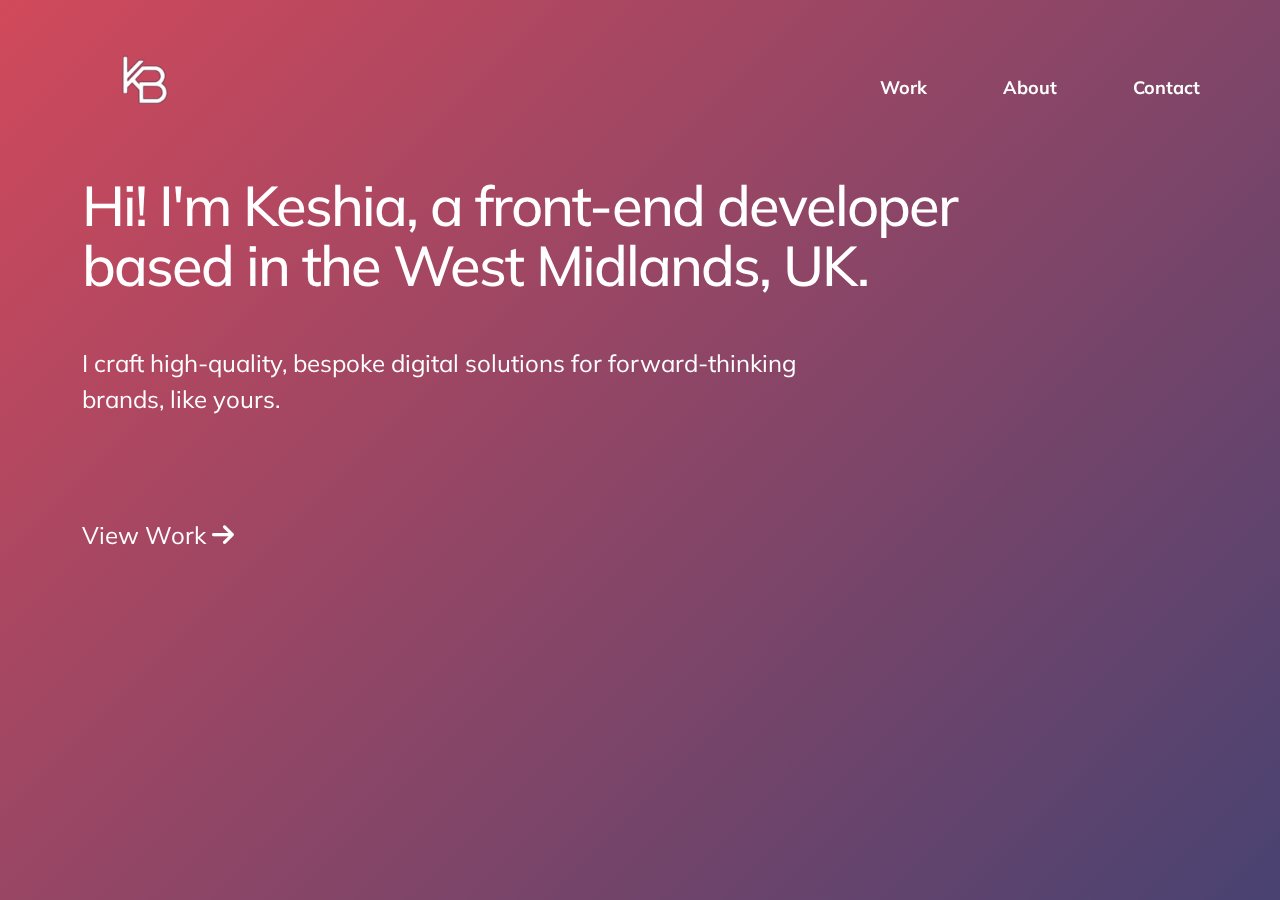
<file: index.html>
<!DOCTYPE html>
<html lang="en">
    <head>
        <meta charset="utf-8">
        <meta http-equiv="X-UA-Compatible" content="IE=edge">
        <meta name="viewport" content="width-device-width, initial-scale=1">
        <link rel="stylesheet" href="css/style.css">
        <link rel="stylesheet" href="css/bootstrap.min.css">
        <link rel="stylesheet" href="https://cdnjs.cloudflare.com/ajax/libs/font-awesome/6.0.0/css/all.min.css" integrity="sha512-9usAa10IRO0HhonpyAIVpjrylPvoDwiPUiKdWk5t3PyolY1cOd4DSE0Ga+ri4AuTroPR5aQvXU9xC6qOPnzFeg==" crossorigin="anonymous" referrerpolicy="no-referrer" />
        <link rel="stylesheet" type="text/css" href="//fonts.googleapis.com/css?family=Muli" />
        <link rel="stylesheet" href="css/responsive.css">
        <link href="https://unpkg.com/aos@2.3.1/dist/aos.css" rel="stylesheet">
        <script src="https://unpkg.com/aos@2.3.1/dist/aos.js"></script>
        <!--The title-->
        <title>Keshia Brown</title>
        <link rel="shortcut icon" href="img/icon.png">
    </head>
    <body>

        <!--Header-->
        <section id="header">
          <!--Navbar-->
            <nav class="navbar navbar-expand-lg fixed-top">
                <div class="container-fluid" data-aos="fade-down">
                  <a class="navbar-brand" href="#"><img src="img/logo-png.png"></a>
                  <button class="navbar-toggler" type="button" data-bs-toggle="collapse" data-bs-target="#navbarNavAltMarkup" aria-controls="navbarNavAltMarkup" aria-expanded="false" aria-label="Toggle navigation">
                      <span class="sp-element">  </span>
                      <span class="sp-element">  </span>
                      <span class="sp-element">  </span>
                  </button>
                  <div class="collapse navbar-collapse" id="navbarNavAltMarkup">
                    <div class="navbar-nav ms-auto" >
                      <a class="nav-link active" aria-current="page" href="index2.html">Work</a>
                      <a class="nav-link" href="#">About</a>
                      <a class="nav-link" href="#">Contact</a>
                    </div>
                  </div>
                </div>
            </nav>
        </section>
      <main>
      <!--Container part-->
      <div class="colorful-home">
        <div class="container" >
          <div class="col-md-10 col-xl-10" data-aos="fade-up">
          <h1 class="text1">
            Hi! I'm Keshia, a front-end developer based in the West Midlands, UK.
          </h1>
          </div>
        <div class="col-md-8 col-xl6" data-aos="fade-up">
          <p class="text2">
            I craft high-quality, bespoke digital solutions for 
            forward-thinking brands, like yours.
          </p>
        </div>
        <div class="clsaandi" data-aos="fade-up">
        <a href="index2.html" class="col-auto">View Work </a> <i class="fa-solid fa-arrow-right"></i>
         </div>
        </div>
        </div>
      </main>
      <script>
        AOS.init();
      </script>
      <script src="js/bootstrap.bundle.min.js"></script>
      <script src="https://unpkg.com/aos@2.3.1/dist/aos.js"></script>

 </body>
</html>
</file>
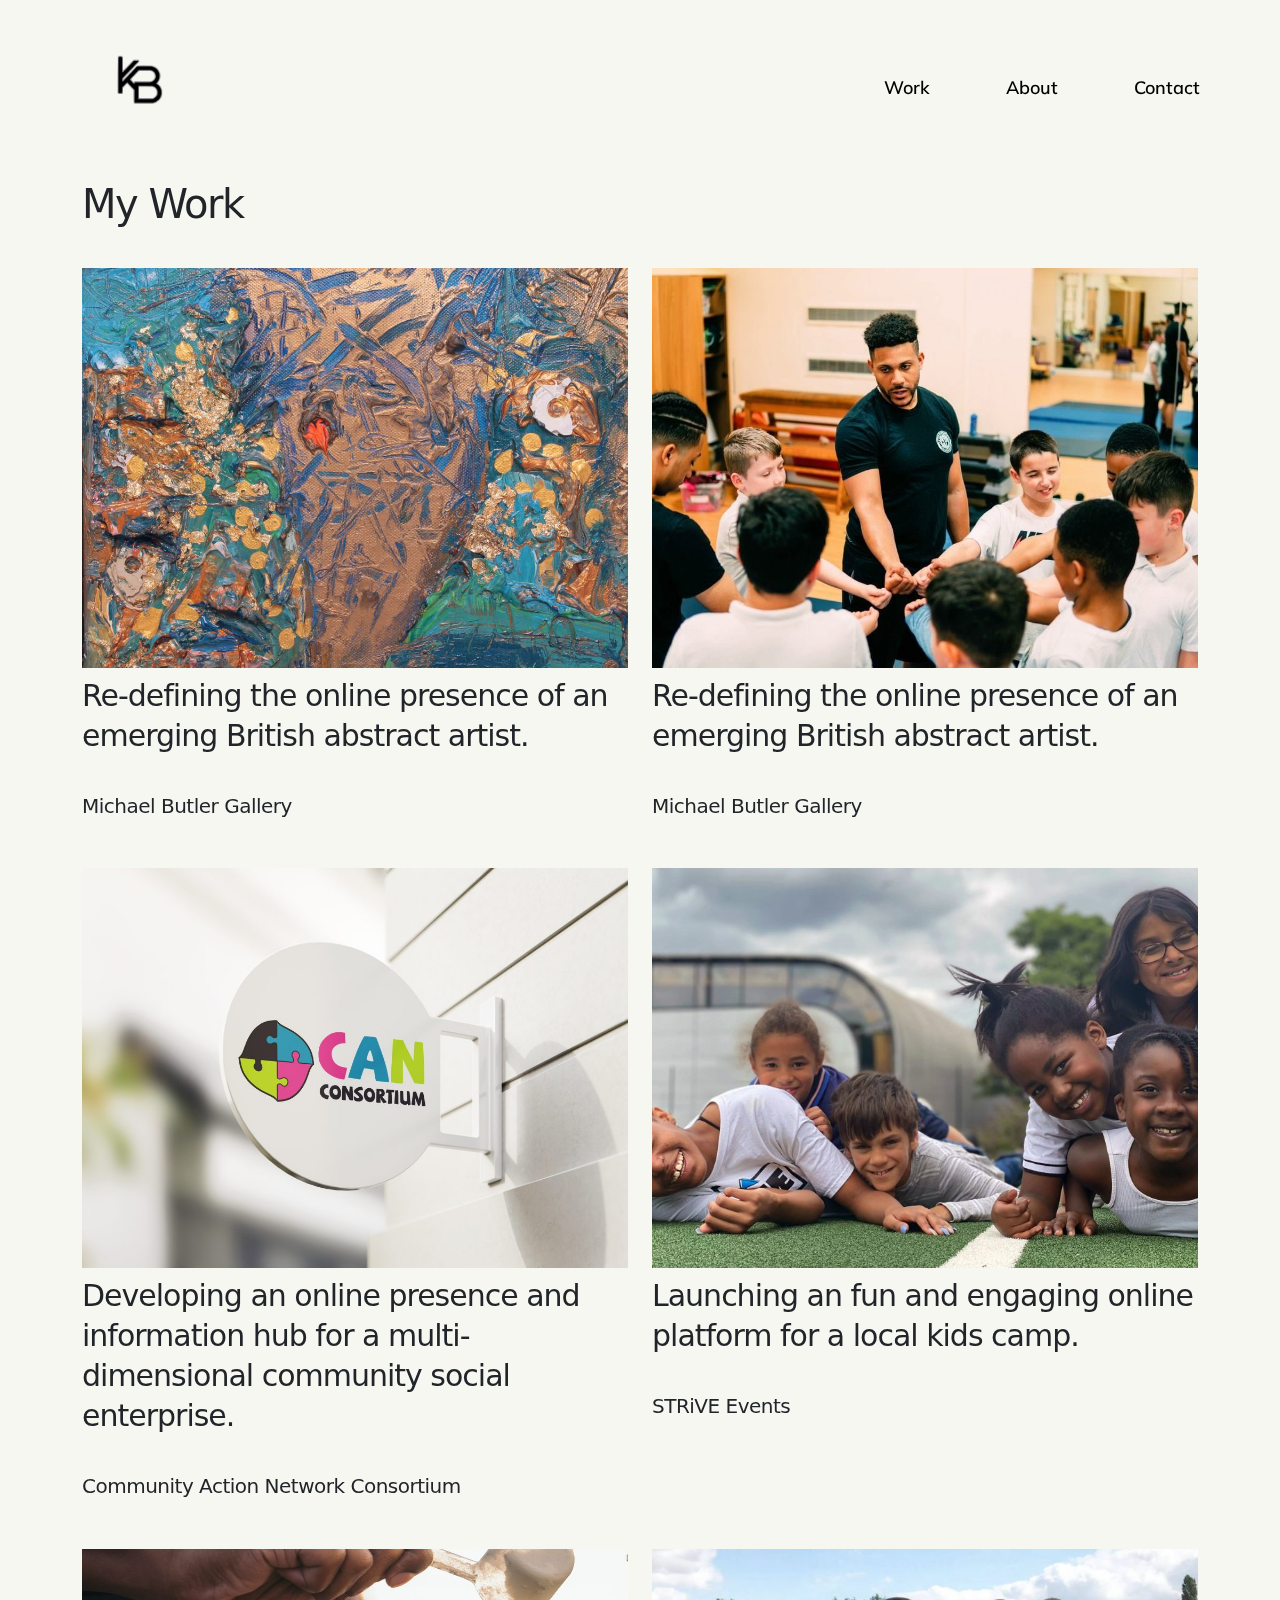
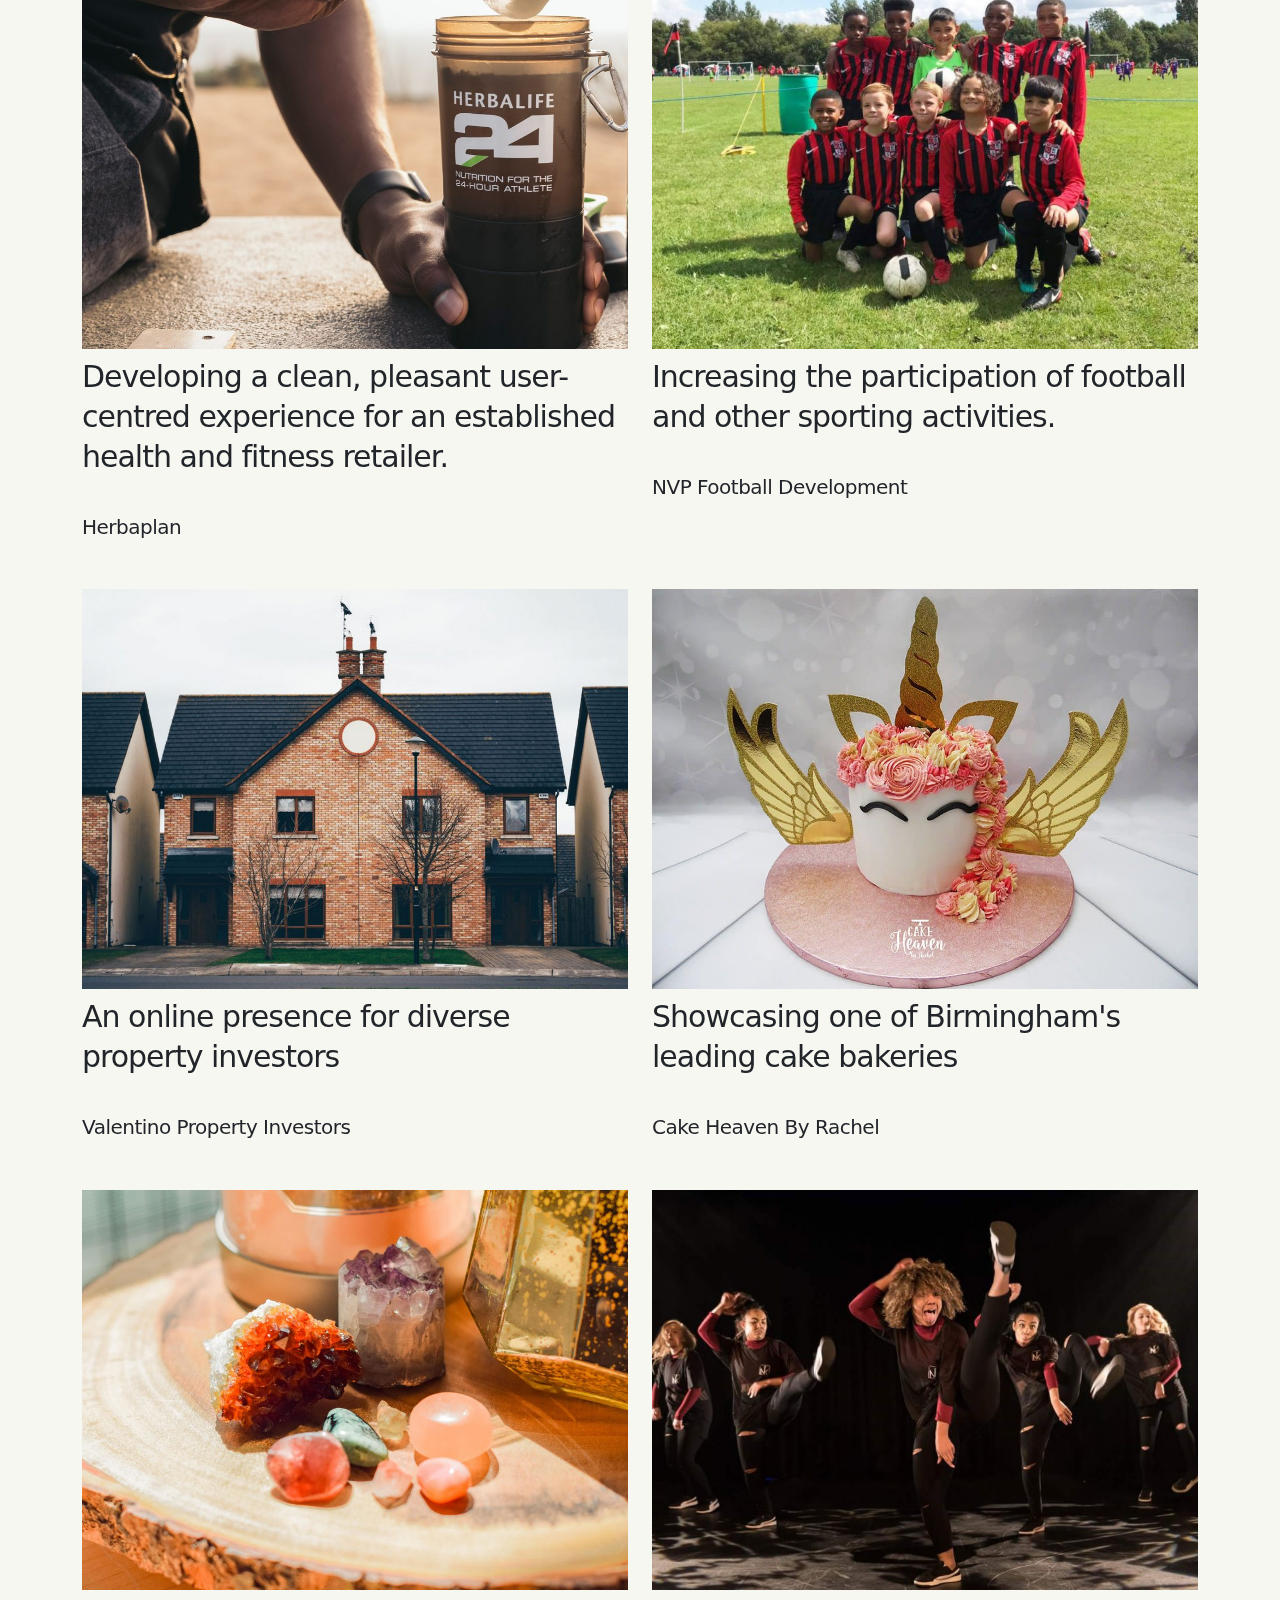
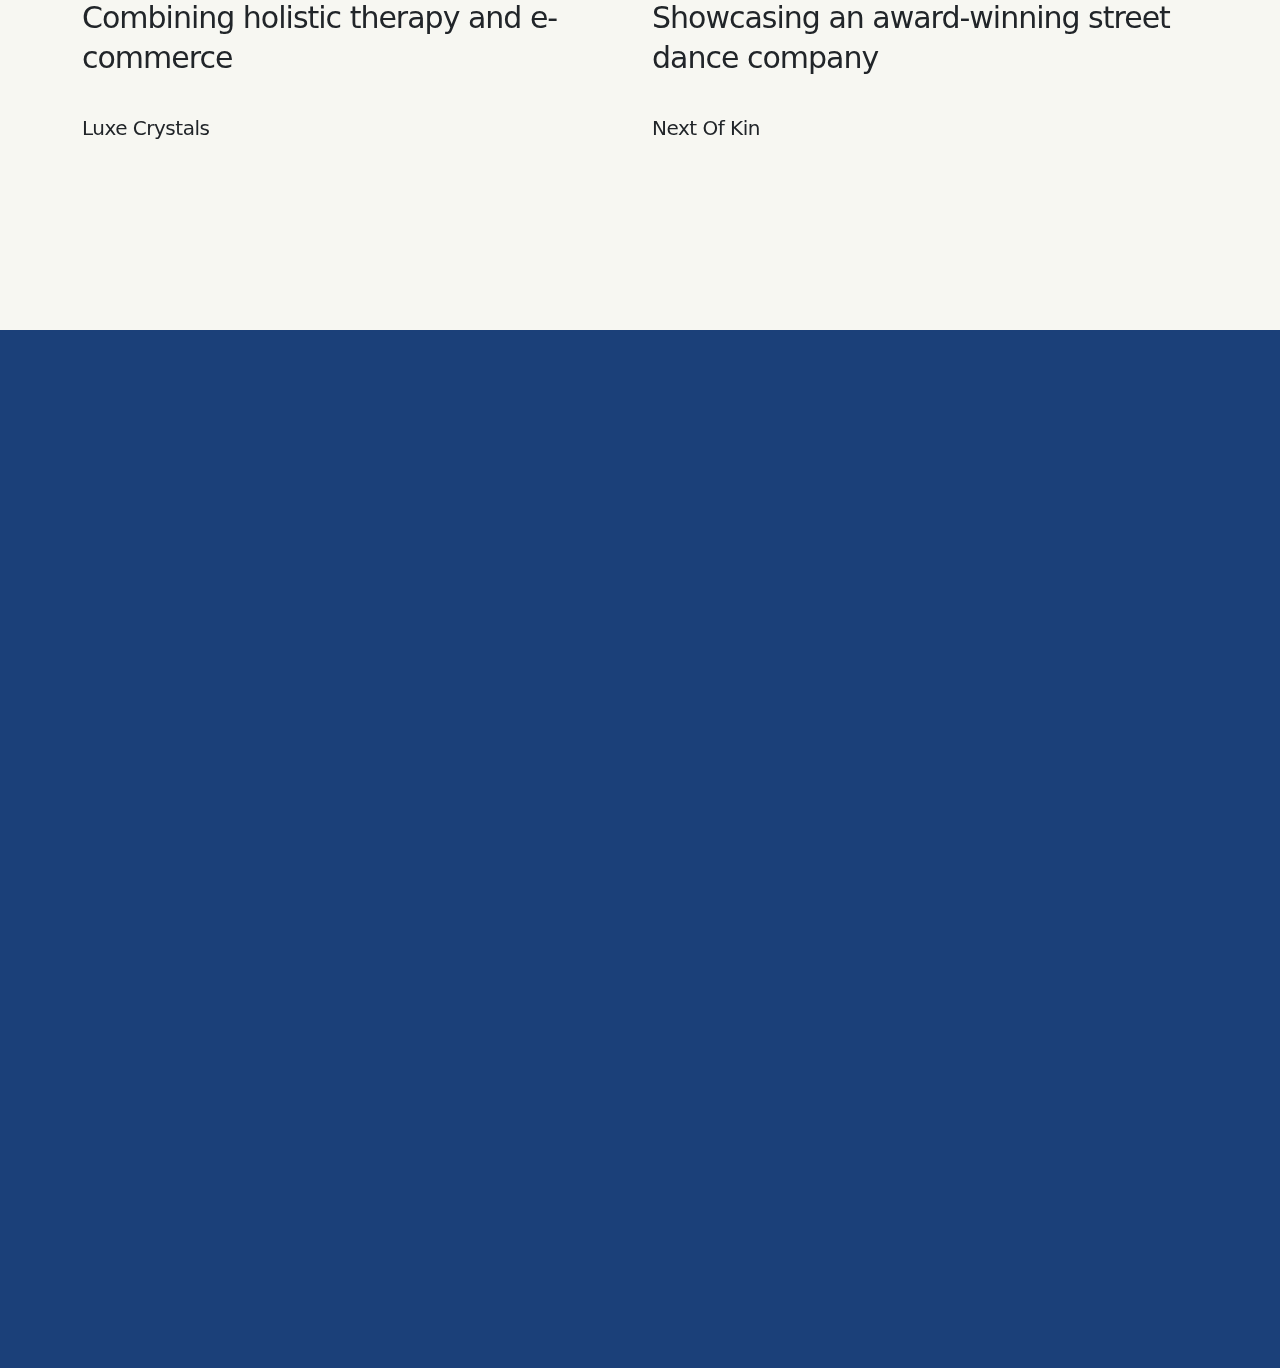
<file: index2.html>
<!DOCTYPE html>
<html lang="en">
    <head>
        <meta charset="utf-8">
        <meta http-equiv="X-UA-Compatible" content="IE=edge">
        <meta name="viewport" content="width-device-width, initial-scale=1">
        <link rel="stylesheet" href="css/bootstrap.min.css">
        <link rel="stylesheet" href="https://cdnjs.cloudflare.com/ajax/libs/font-awesome/6.0.0/css/all.min.css" integrity="sha512-9usAa10IRO0HhonpyAIVpjrylPvoDwiPUiKdWk5t3PyolY1cOd4DSE0Ga+ri4AuTroPR5aQvXU9xC6qOPnzFeg==" crossorigin="anonymous" referrerpolicy="no-referrer" />
        <link rel="stylesheet" type="text/css" href="//fonts.googleapis.com/css?family=Muli" />
        <link rel="stylesheet" href="css/style2.css">
        <link rel="stylesheet" href="css/responsive.css">
        <link href="https://unpkg.com/aos@2.3.1/dist/aos.css" rel="stylesheet">
        <script src="https://unpkg.com/aos@2.3.1/dist/aos.js"></script>
        <!--The title-->
        <title>Keshia Brown</title>
        <link rel="shortcut icon" href="img/icon.png">
    </head>
    <body>
        <!--Header-->
        <section id="header">
            <!--Navbar part-->
            <nav class="navbar navbar-expand-lg fixed-top">
                <div class="container-fluid" data-aos="fade-down">
                  <a class="navbar-brand" href="index.html"><img src="img/logo-pngblack.png"></a>
                  <button class="navbar-toggler" type="button" data-bs-toggle="collapse" data-bs-target="#navbarNavAltMarkup" aria-controls="navbarNavAltMarkup" aria-expanded="false" aria-label="Toggle navigation">
                    <span class="navbar-toggler-icon">
                        <span class="sp-element"> &#9776 </span>
                    </span>
                  </button>
                  <div class="collapse navbar-collapse" id="navbarNavAltMarkup">
                    <div class="navbar-nav ms-auto">
                      <a class="nav-link active" aria-current="page" href="#">Work</a>
                      <a class="nav-link" href="#">About</a>
                      <a class="nav-link" href="#">Contact</a>
                    </div>
                  </div>
                </div>
              </nav>
        </section>
        <main>
            <!--Container part-->
            <div class="background">
            <div class="container" data-aos="fade-up">
                <div class="col-md-10" >
                    <h1 class="mywork"> My Work </h1>
                </div>
                
                <!--Images part -->
                <div class="row">
                    <div class="col-md-6">
                        <div class="zoom">
                        <img src="img/pain1.jpg" alt="zoom">
                        </div>
                        <h2 class="txt1">
                            Re-defining the online presence of an 
                            emerging British abstract artist.
                        </h2>
                        <h3 class="txt2">
                            Michael Butler Gallery
                        </h3>
                    </div>
                    <div class="col-md-6">
                       <div class="zoom">
                        <img src="img/paint2.jpg" alt="zoom">
                       </div>
                        <h2 class="txt1">
                            Re-defining the online presence of an 
                            emerging British abstract artist.
                        </h2>
                        <h3 class="txt2">
                            Michael Butler Gallery
                        </h3>
                    </div>
                </div>
                
                <div class="row">
                    <div class="col-md-6" >
                        <div class="zoom">
                            <img src="img/paint3.jpg" alt="zoom">
                        </div>
                        <h2 class="txt1">
                            Developing an online presence and information hub 
                            for a multi-dimensional community social enterprise.
                        </h2>
                        <h3 class="txt2">
                            Community Action Network Consortium
                        </h3>
                    </div>
                    <div class="col-md-6">
                        <div class="zoom">
                            <img src="img/paint4.jpg" alt="zoom">
                        </div>
                        <h2 class="txt1">
                            Launching an fun and engaging 
                            online platform for a local kids camp.
                        </h2>
                        <h3 class="txt2">
                           STRiVE Events
                        </h3>
                    </div>
                </div>

                <div class="row">
                    <div class="col-md-6">
                        <div class="zoom">
                            <img src="img/paint5.jpg" alt="zoom">
                        </div>
                        <h2 class="txt1">
                            Developing a clean, pleasant user-centred experience 
                            for an established health and fitness retailer.
                        </h2>
                        <h3 class="txt2">
                            Herbaplan
                        </h3>
                    </div>
                    <div class="col-md-6">
                        <div class="zoom">
                            <img src="img/paint6.jpg" alt="zoom">
                        </div>
                        <h2 class="txt1">
                            Increasing the participation of 
                            football and other sporting activities.
                        </h2>
                        <h3 class="txt2">
                            NVP Football Development
                        </h3>
                    </div>
                </div>

                <div class="row">
                    <div class="col-md-6">
                        <div class="zoom">
                            <img src="img/paint7.jpg" alt="zoom">
                        </div>
                        <h2 class="txt1">
                            An online presence for diverse 
                            property investors
                        </h2>
                        <h3 class="txt2">
                            Valentino Property Investors
                        </h3>
                    </div>
                    <div class="col-md-6">
                        <div class="zoom">
                            <img src="img/paint8.jpg" alt="zoom">
                        </div>
                        <h2 class="txt1">
                            Showcasing one of Birmingham's 
                            leading cake bakeries
                        </h2>
                        <h3 class="txt2">
                            Cake Heaven By Rachel
                        </h3>
                    </div>
                </div>

                <div class="row">
                    <div class="col-md-6">
                        <div class="zoom">
                            <img src="img/paint9.jpg" alt="zoom">
                        </div>
                        <h2 class="txt1">
                            Combining holistic therapy and 
                            e-commerce
                        </h2>
                        <h3 class="txt2">
                            Luxe Crystals
                        </h3>
                    </div>
                    <div class="col-md-6">
                        <div class="zoom">
                            <img src="img/paint10.jpg" alt="zoom">
                        </div>
                        <h2 class="txt1">
                            Showcasing an award-winning 
                            street dance company
                        </h2>
                        <h3 class="txt2">
                            Next Of Kin
                        </h3>
                    </div>
                </div>
                
            </div>
            </div>
        </main>
        <!--Footer part-->
        <footer class="footer"  > 
            <div class="container-footer" >
                <div class="row info-msg" data-aos="fade-up">
                    <div class="col-md-10" >
                        <p>
                            Let's build something great together.
                        </p>
                    </div>
                    <div class="col-md-8 col-xl-7" >
                        <p>
                            If you'd like to start a new project, 
                            need help with an existing project or have any other enquiry, 
                            please get in touch.
                        </p>
                    </div>
                </div>

                <div class="row contact-details" data-aos="fade-up">
                    <div class="contact-col col-md-4" >
                        <img src="img/emailpng.png">
                        <div class="contact-col-column">
                            <p class="name"> EMAIL </p>
                            <p1 class="secname"> <a href="#">hello@keshiabrown.co.uk</a> </p1>
                        </div>
                    </div>
                    <div class="contact-col col-md-4">
                        <img src="img/phonepng.png">
                        <div class="contact-col-column" >
                            <p class="name"> TELEPHONE </p>
                            <p1 class="secname"> +44 73794 70328 </p1>
                        </div>
                    </div>
                    <div class="contact-col col-md-4">
                        <img src="img/locationpng.png">
                        <div class="contact-col-column">
                            <p class="name"> LOCATION </p>
                            <p1 class="secname"> West Midlands. </p1>
                        </div>
                    </div>
                </div>

                <div class="row further-info" data-aos="fade-up">
                    <div class="col-md-4">
                        <p3> Explore </p3>
                        <ul class="list-col">
                            <li>
                                <a href="#work" class="router-link-exact-active router-link-active">Work</a>
                            </li>
                            <li>
                                <a href="#about" >About</a>
                            </li>
                        </ul>
                    </div>
                    <div class="col-md-4">
                        <p3>Useful Links</p3>
                        <ul class="list-col">
                            <li>
                                <a href="#privacy-policy" >Privacy Policy</a>
                            </li>
                            <li>
                                <a href="#cookies" >Cookies</a>
                            </li>
                            <li>
                                <a href="http://keshiabrown.co.uk/sitemap_index.xml" target="_blank" >Sitemap</a>
                            </li>
                        </ul>
                    </div>
                    <div class="col-md-4">
                        <p3>Social</p3>
                        <ul class="list-col">
                            <li>
                                <a href="https://www.linkedin.com/in/keshiabrown/" target="_blank" >LinkedIn</a>
                            </li>
                            <li>
                                <a href="https://github.com/keshiabrown16" target="_blank" >GitHub</a>
                            </li>
                        </ul>
                    </div>
                </div>

                <div class="row credit" data-aos="fade-up">
                    <div class="col-md-12">
                        <p5>© Keshia Brown 2022 | All Rights Reserved</p5>
                    </div>
                </div>
            </div>
           
        </footer>
    </body>
    <script>
  AOS.init();
</script>
    <script src="https://unpkg.com/aos@2.3.1/dist/aos.js"></script>
    <script src="js/bootstrap.bundle.min.js"></script>

</html>
</file>
<file: css/style.css>
@import url('https://fonts.googleapis.com/css2?family=Mulish:wght@200&display=swap');


/* Navbar css */
.navbar-nav a{
    color: white;
    font-size: 18px;
    text-transform: capitalize;
    font-weight: bold;
    font-family: Muli, sans-serif;
    margin-top: 50px;
    margin-right: 60px;
}

.navbar-toggler span{
    background-color: white !important;
    height: 20px;
    pointer-events: none;
    height: 3px;
    width: 45px;
    display: block;
    margin-bottom: 6px;
}
.navbar-nav a:hover{
    color: white !important;
}

.navbar-brand img{
    margin-top: 35px;
    margin-left: 100px;
    width: 65px;
}


/* Container css */
.container{
    padding-left: 20%;
    line-height: 36px;
    margin-top: 35px;
}

.text1{
    color: white;
    font-size: 3.5rem;
    font-family: Muli, sans-serif;
    margin-bottom: 30px;
    font-weight: 500;
    line-height: 60px;
    letter-spacing: -2px;

}

h1 .navbar-brand{
    margin-top: auto;
}

p{
    color: white !important;
    font-size: 24px;
    font-family: Muli, sans-serif;
    padding-top: 20px;
    font-weight: 400;
}

.clsaandi{
    margin-top: 100px;
}

.col-auto{
    color: white !important;
    font-family: Muli, sans-serif;
    text-decoration: none !important;
    margin-top: 100px;
    font-weight: 400;
    font-size: 24px;
}

.col-auto .fa-solid {
    margin-left: 10px;
    
}

.fa-solid {
    color: white;
    font-size: 25px;
    
}

/* Background css */
.colorful-home{
    background-color: deeppink !important;
    background-position: center top;
    background-repeat: no-repeat;
    background-size: 100% auto;
    padding: 140px 0px;
    height: 100vh;
    width: 100%;
    position: relative;
    z-index: 9;
    background: linear-gradient(-45deg,#437f97,#d1495b,#1b4079,#d1495b);
    ;
    background-size: 400% 400%;
    animation: change 10s ease infinite;
}


/* Keyframes color change */
@keyframes change{
    0%{
        background-position: 0 50%;
    }
    50%{
        background-position: 100% 50%;
    }
    100%{
        background-position: 0 50%;
    }
}
</file>
<file: css/responsive.css>
/* Extra small devices */
@media (max-width: 575.98px){
    
    /* Navbar part */
    .navbar-brand img{
        margin-left: 0px;
    }
    
    .navbar-toggler{
        margin-top: 0px;
    }

    .navbar-brand img{
        padding-top: 0px;
        margin-top: 10px;
    }

    .navbar{
        padding-top: 0px;
    }


    /* Container part */
    .container{
        margin-top: 0%;
        padding-left: 7%;
        padding-right: 7%;
        height: 100%;
    }

    .text1{
        font-size: 32px;
        line-height: 40px;
        letter-spacing: -1.25px;
        font-weight: 600;
    }

    .text2{
        font-size: 20px;
        line-height: 30px;
        letter-spacing: -.25px;
        padding-top: 0%;
    }

    .clsaandi{
        margin-top: 30px;
    }

    .clsaandi[data-aos^=fade] {
        transform: none;
    }
    .clsaandi a{
        font-size: 20px
    }


    /* Navbar part html2 */
    .navbar-toggler-icon{
        margin-top: 0px;
    }
    .sp-element{
        height: 20px;
        font-size: 40px;
        margin-bottom: 20px;
    }

    .mywork{
        margin-top: 0%;
        font-size: 30px;
    }


    /* Footer part html2 */
    .container-footer{
        margin-left: 30px;
        width: 80%;
    }
    .col-md-10 p{
        font-size: 28px;
        line-height: 38px;
        letter-spacing: -1px;
        padding-right: 20px;
        padding-left: 10px;
    }

    .col-md-8 p{
        padding-left: 10x;
        padding-right: 20px;
        font-size: 16px;
        line-height: 30px;
        letter-spacing: -.25px;
    }

    .contact-details{
        padding-top: 50px;
        padding-bottom: 30px;

    }
    .col-md-4{
        flex-flow: column;
        align-items: start;
    }   
    .col-md-4 img{
        height: 40px;
    }
    .contact-col-column{
        padding-left: 0;
        padding-top: 10px;
        padding-bottom: 50px;
    }
    .contact-col-column p{
        font-size: .85rem;
    }
    .contact-col-column p1{
        font-size: 1rem;
    }

    .col-md-4 p3{
        margin-bottom: 10px;
    }

    .further-info .col-md-4{
        margin-top: 50px;
    }

}

/* Small devices */
@media (min-width: 576px) and 
(max-width: 767.98px){
     /* Navbar part */
     .navbar-brand img{
        margin-left: 0px;
    }
    
    .navbar-toggler{
        margin-top: 30px;
        margin-right: 30px;
    }

    .navbar-brand img{
        padding-top: 0px;
        margin-top: 30px;
        margin-left: 30px;
    }

    .navbar{
        padding-top: 0px;
    }


    /* Container part */
    .container{
        margin-top: 7%;
        padding-left: 7%;
        padding-right: 7%;
        height: 100%;
        max-width: 768px;
    }

    .text1{
        padding-bottom: 30px;
        font-size: 32px;
        line-height: 40px;
        letter-spacing: -1.25px;
        font-weight: 600;
    }

    .text2{
        padding-bottom: 30px;
        font-size: 20px !important;
        line-height: 30px;
        letter-spacing: -.25px;
        padding-top: 0%;
    }

    .clsaandi{
        margin-top: 30px;
    }

    .clsaandi[data-aos^=fade] {
        transform: none;
    }
    .clsaandi a{
        font-size: 20px
    }


    /* Navbar part html2 */
    .navbar-toggler-icon{
        margin-top: 0px;
    }

    .sp-element{
        height: 20px;
        font-size: 40px;
        margin-bottom: 20px;
    }

    .mywork{
        margin-top: 0%;
        font-size: 30px;
    }


    /* Footer part html2 */
    .container-footer{
        margin-left: 30px;
        width: 80%;
    }
    .col-md-10 p{
        font-size: 28px;
        line-height: 38px;
        letter-spacing: -1px;
        padding-right: 20px;
        padding-left: 10px;
    }

    .col-md-8 p{
        padding-left: 10x;
        padding-right: 20px;
        font-size: 16px;
        line-height: 30px;
        letter-spacing: -.25px;
    }

    .contact-details{
        padding-top: 50px;
        padding-bottom: 30px;

    }
    .col-md-4{
        flex-flow: column;
        align-items: start;
    }   
    .col-md-4 img{
        height: 40px;
    }
    .contact-col-column{
        padding-left: 0;
        padding-top: 10px;
        padding-bottom: 50px;
    }
    .contact-col-column p{
        font-size: .85rem;
    }
    .contact-col-column p1{
        font-size: 1rem;
    }

    .col-md-4 p3{
        margin-bottom: 10px;
    }

    .further-info .col-md-4{
        margin-top: 50px;
    }
}

/* Medium devices */
@media (min-width: 768px) and 
(max-width: 991.98px){
    
}

/* Large devices */
@media (min-width: 992px) and 
(max-width: 1199.98px){
    
}

/* Extra large devices */
@media (min-width: 1200px){
    
}
</file>
<file: css/style2.css>
@import url('https://fonts.googleapis.com/css2?family=Mulish:wght@200&display=swap');


/* Navbar css */
.navbar{
    position: absolute;
}
.navbar-nav a{
    color: black !important;
    font-size: 18px;
    text-transform: capitalize;
    font-weight: 600;
    font-family: Muli, sans-serif;
    margin-top: 50px;
    margin-right: 60px;
}

 .navbar-toggler-icon{
    width: 60px;
    display: block;
    transition: all 0.2s;
    margin-top: 20px;
} 

.sp-element{
    width: 100px;
    font-size: 3rem;
}


.navbar-nav a:hover{
    color: black !important;
}

.navbar-brand img{
    margin-top: 35px;
    margin-left: 95px;
    width: 65px;
}


/* Background */
.background{
    background-color: #f7f7f2;
    background-position: center top;
    background-repeat: no-repeat;
    background-size: 100% auto;
    padding: 140px 0px;
    
}


/*  All the container */
.row{
    padding-bottom: 20px;
}

.mywork{
    font-size: 2.5rem;
    margin-top: 40px;
    margin-bottom: 2.5rem;
    font-weight: 500;
    line-height: 1.2;
}


.col-md-6 img{
    width: 100%;
    height: 400px;
    object-fit: cover;
    object-position: center;
    position: relative;
    transition: all .9s linear;
    transition: transform .9s ease;
    
}

.zoom{
    overflow: hidden;
}

.zoom img{
transition: transform .9s ease;
}


.zoom:hover img{
   transform: scale(1.5); 
}

.txt1{
    font-size: 30px;
    line-height: 40px;
    letter-spacing: -1px;
    margin-top: 0.5rem;
    margin-bottom: 2rem;
}
.txt2{
    font-size: 20px;
    line-height: 36px;
    letter-spacing: -.5px;
    font-weight: 400;
    padding-bottom: 3%;
}

/* Footer part */
.footer{
    background-color: rgb(27, 64, 121);
    position: relative;
    padding: 100px 0;
    display: flex;
    flex-flow: row;
    justify-content: space-evenly;
    align-content: center;
    align-items: center;
    text-size-adjust: 100%;
    font-family: Muli,sans-serif;
    font-size: 100%;
}


.info-msg{
    color: #f7f7f2;
}

.row{
    display: flex;
    flex-wrap: wrap;
}

.contact-col-column{
    color:#f7f7f2;
    padding-left: 20px;
}

.col-md-10{
    font-size: 40px;
    line-height: 50px;
    letter-spacing: -1.5px;
    width: 100%;
    position: relative;
    padding-left: 0;
    padding-right: 15px;
    font-weight: 600;
}

.col-md-8{
    font-size: 20px;
    line-height: 36px;
    letter-spacing: -.5px;
    font-family: Muli, sans-serif;
    font-weight: 600;
    margin-top: 2rem;
}

.name{
    font-size: 16px;
    font-family: Muli, sans-serif;
    margin: 0px 0px 10px;
    font-weight: 600;
    line-height: 40px;
    letter-spacing: .18em;
}

.secname{
    font-size: 1rem;
    letter-spacing: .18em;
    text-size-adjust: 100%;
    font-family: Muli, sans-serif;
    font-weight: 500;
    border-bottom: 3px solid pink;
}

.container-footer{
    margin-left: 100px;
    width: 90%;
}

.contact-details{
    padding: 100px 0;
}

.contact-col{
    display: flex;
    flex-flow: row;
    align-items: flex-end;
}

.col-md-4 p3{
    color: #f7f7f2;
    font-family: Muli,sans-serif;
    font-size: 13.6px;
    margin: 0px 0px 10px;
    text-transform: uppercase;
    font-weight: 600;
    letter-spacing: .18em;
}

.col-md-4 a{
    font-size: 16px;
    color: #f7f7f2;
    font-weight: 400;
    text-decoration: none;
}

.list-col li{
    margin-top: 40px;
}

.list-col{
    list-style-type: none;
    padding-left: 0%;
}

.credit{
    margin-top: 50px;
}
.col-md-12{
    color: #f7f7f2;
    font-size: 1rem;
    line-height: 36px;
    letter-spacing: -.5px;
    
}
</file>
